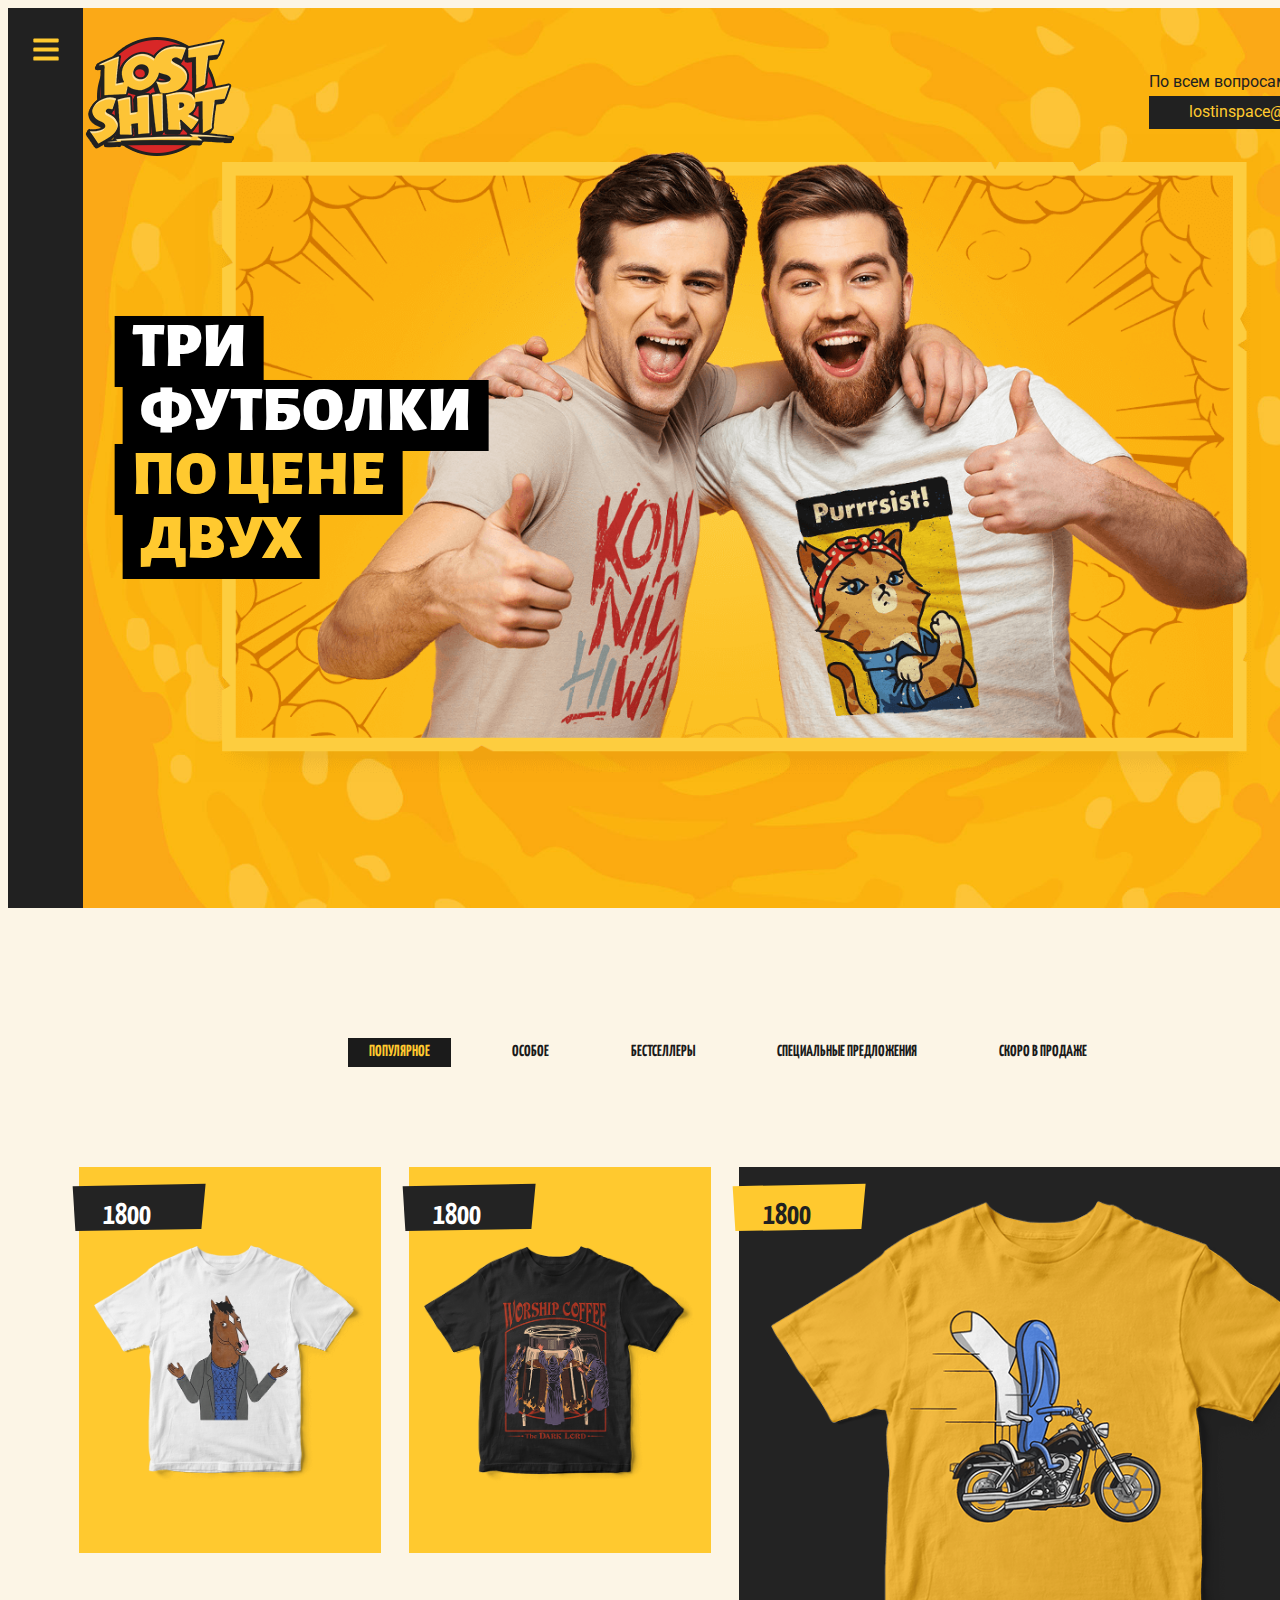
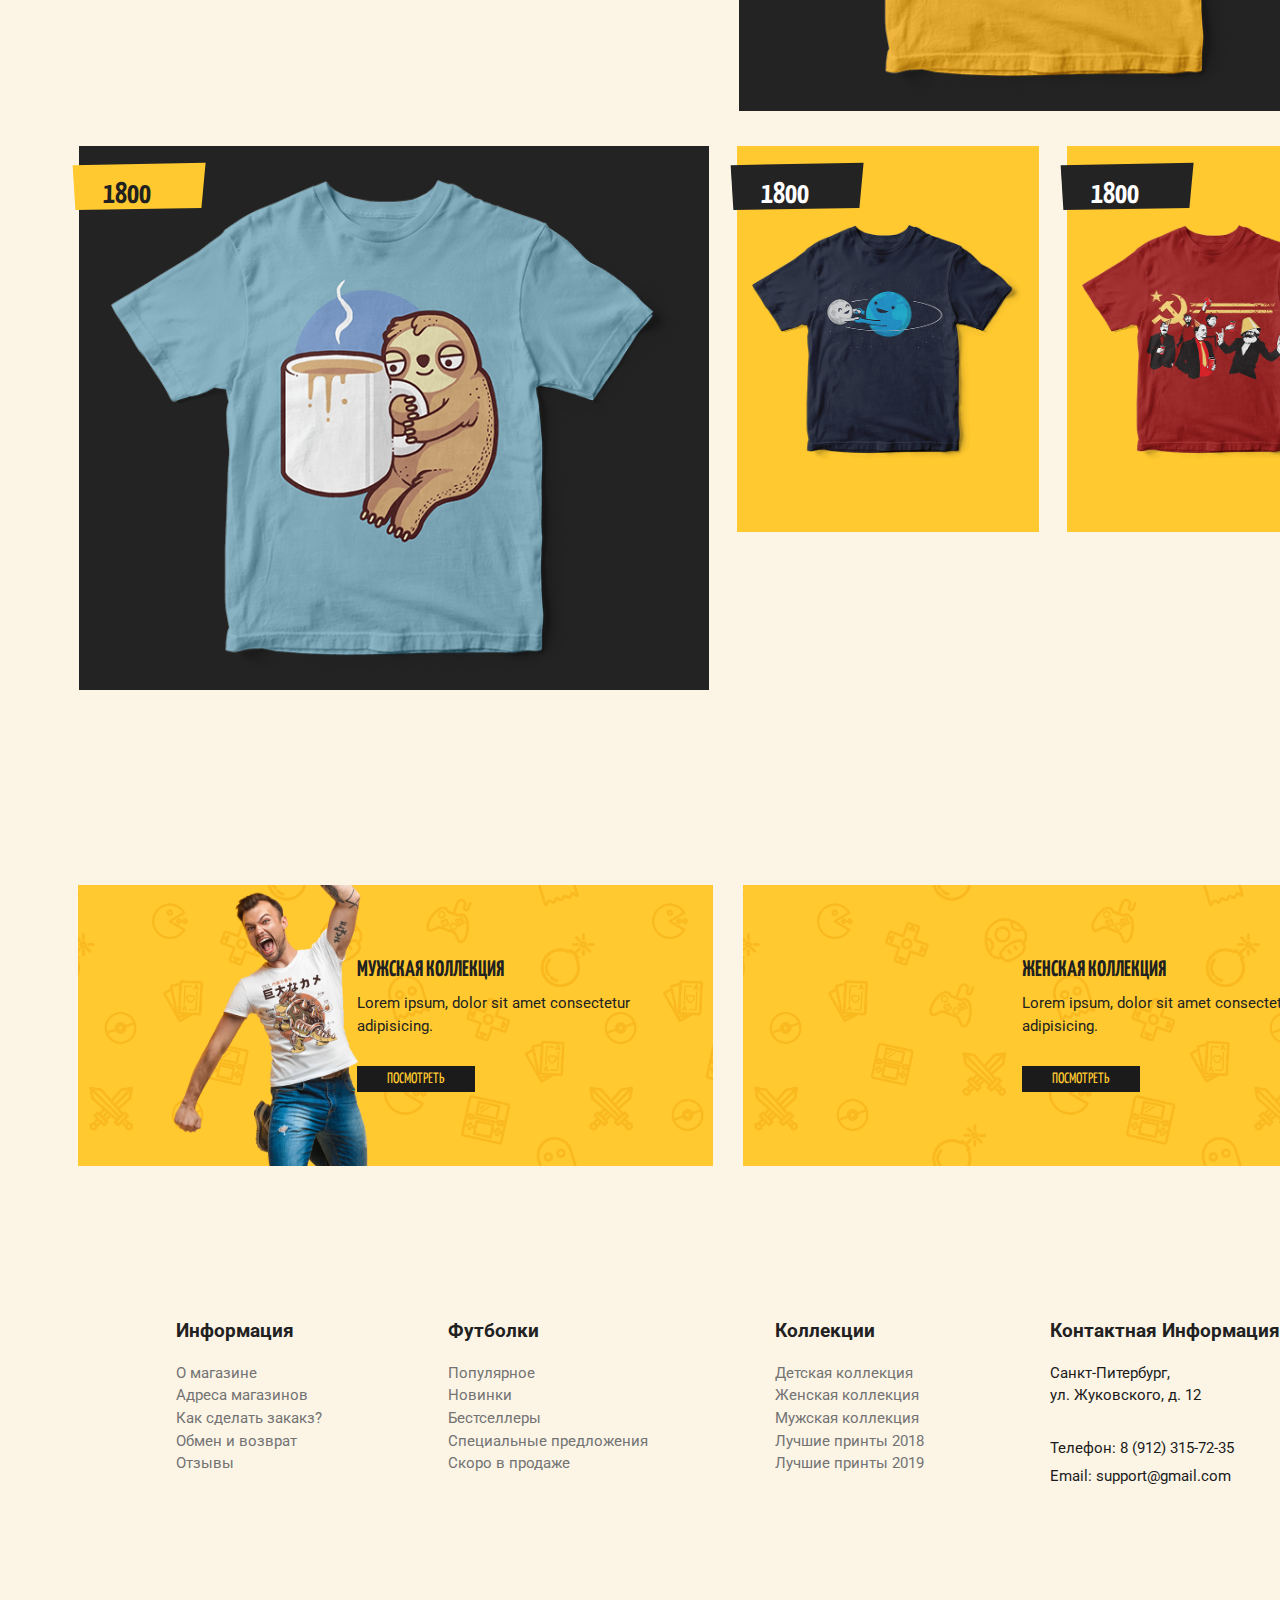
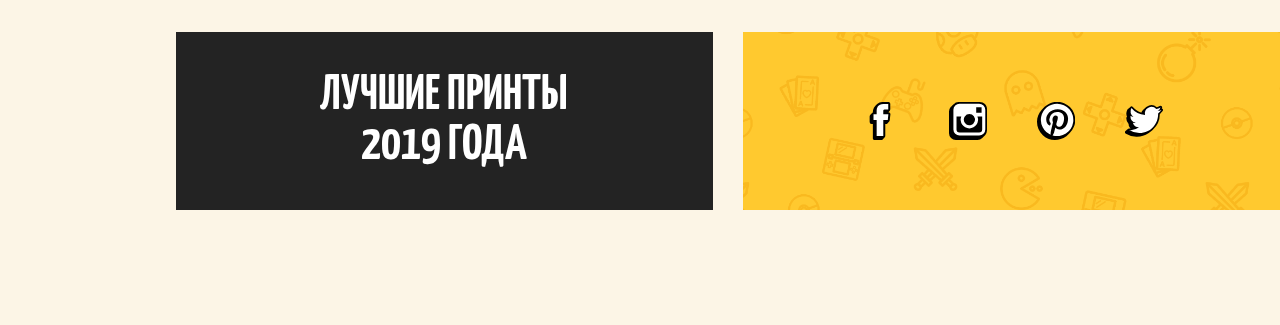
<file: index.html>
<!DOCTYPE html>
<html lang="ru">
<head>
    <meta charset="UTF-8">
    <meta name="viewport" content="1440">
    <title>Lost Shirt | Main Page</title>
    <link rel="stylesheet" href="https://necolas.github.io/normalize.css/8.0.1/normalize.css">
    <link href="https://fonts.googleapis.com/css2?family=Roboto:wght@400;700&display=swap" rel="stylesheet">
    <link href="https://fonts.googleapis.com/css2?family=Yanone+Kaffeesatz:wght@400;700&display=swap" rel="stylesheet">
    <link rel="stylesheet" href="./main.css">
</head>

<body>
 <div class="wrapper">
    <section class="hero">
        <header class="header">
            <a href="./index.html" class="logo">
                <img src="./img/content/logos/logo-main.png" class="logo__pic" alt="lost shirt logo">
            </a>
            <a href="mailto:lostinspace@mail.ru" class="mail">
                <div class="mail__title">По всем вопросам пишите на:</div>
                <div class="mail__content">lostinspace@mail.ru</div>
            </a>
        </header>
        <div class="hero__content">
            <ul class="fade-slider">
                <li class="fade-slider__item fade-slider__item--style-thirts fade-slider__item--visible">
                    <div class="fade-slider__text">
                        <h1 class="lined-text">
                        <span class="lined-text__word">три</span>
                        <span class="lined-text__word">футболки</span>
                        <span class="lined-text__word lined-text__word--color--yellow">по цене</span>
                        <span class="lined-text__word lined-text__word--color--yellow">двух</span>
                        </h1>
                    </div>
                </li>
                <li class="fade-slider__item fade-slider__item--style-games">
                    <div class="fade-slider__text">
                        <h1 class="lined-text lined-text--no-indent">
                            <span class="lined-text__word">Любимые игры</span>
                            <span class="lined-text__word lined-text__word--color--yellow">на лучших футболках</span>
                            </h1>
                    </div>
                </li>
                <li class="fade-slider__item fade-slider__item--style-presents">
                    <div class="fade-slider__text">
                        <h1 class="lined-text">
                            <span class="lined-text__word">Подарки</span>
                            <span class="lined-text__word lined-text__word--color--yellow">для любимых</span>
                            </h1>
                    </div>
                </li>
            </ul>
        </div>
        <aside class="sidebar">
            <a href="#" class="sidebar__hamburger">
                <svg class="sidebar__hamburger-icon">
                    <use xlink:href="./img/icons-sprite.svg#bars"></use>
                </svg>
            </a>
        <div class="sidebar__header">
            <a href="#" class="logo">
                <img src="./img/content/logos/logo-main.png" alt="" class="logo__image">
                </a>
            <a href="#" class="sidebar__close">
                <svg class="sidebar__close-icon">
                    <use xlink:href="./img/icons-sprite.svg#cross"></use>
                </svg>
            </a>
        </div>
        <nav class="side-menu side-menu__menu">
            <ul class="side-menu__list">
                <li class="side-menu__item">
                    <a href="#" class="side-menu__link">Детская коллекция</a>
                </li>
                <li class="side-menu__item">
                    <a href="#" class="side-menu__link">Мужская коллекция</a>
                </li>
                <li class="side-menu__item">
                    <a href="#" class="side-menu__link">Женская коллекция</a>
                </li>
                <li class="side-menu__item">
                    <a href="#" class="side-menu__link">Популярные принты</a>
                </li>
                <li class="side-menu__item">
                    <a href="#" class="side-menu__link">Новые принты</a>
                </li>
                <li class="side-menu__item">
                    <a href="#" class="side-menu__link">Специальные предложения</a>
                </li>
                <li class="side-menu__item">
                    <a href="#" class="side-menu__link">Скоро в продаже</a>
                </li>
            </ul>
        </nav>
        </aside>
    </section>

    <section class="products">
        <div class="container">        
            <ul class="filter">
            <li class="filter__item filter__item--active">
                <a href="#" data-filter="popular" class="filter__link">Популярное</a>
            </li>
            <li class="filter__item">
                <a href="#" data-filter="new" class="filter__link">Особое</a>
            </li>
            <li class="filter__item">
                <a href="#" data-filter="bestsellers" class="filter__link">Бестселлеры</a>
            </li>
            <li class="filter__item">
                <a href="#" data-filter="specials" class="filter__link">Специальные предложения</a>
            </li>
            <li class="filter__item">
                <a href="#" data-filter="soon" class="filter__link">Скоро в продаже</a>
            </li>
            </ul>
            <ul class="products__list">
                <li class="products__item new bestsellers">
                    <div class="products__price">
                        <div class="products__price--amount">1800</div>
                    </div>
                    <div class="products__content">
                        <img src="./img/tshirts/tshirt_01.png" alt="bo-jack tshirt" class="products__img">
                        <div class="products__desc">
                            <div class="products__desc--text">
                                Lorem ipsum dolor, sit amet consectetur adipisicing. 
                            </div>
                            <a href="./product.html" class="btn">Подробнее</a>
                        </div>
                    </div>
                </li>
                <li class="products__item new specials soon">
                    <div class="products__price">
                        <div class="products__price--amount">1800</div>
                    </div>
                    <div class="products__content">
                        <img src="./img/tshirts/tshirt_02.png" alt="bo-jack tshirt" class="products__img">
                        <div class="products__desc">
                            <div class="products__desc--text">
                                Lorem ipsum dolor, sit amet consectetur adipisicing.                            </div>
                            <a href="./product.html" class="btn">Подробнее</a>
                        </div>
                    </div>
                </li>
                <li class="products__item new popular specials products__item--color-black products__item--size-double">
                    <div class="products__price">
                        <div class="products__price--amount">1800</div>
                    </div>
                    <div class="products__content">
                        <img src="./img/tshirts/tshirt_03.png" alt="bo-jack tshirt" class="products__img">
                        <div class="products__desc">
                            <div class="products__desc--text">
                                Lorem ipsum dolor, sit amet consectetur adipisicing.                            </div>
                            <a href="./product.html" class="btn">Подробнее</a>
                        </div>
                    </div>
                </li>
                <li class="products__item new popular soon products__item--color-black products__item--size-double">
                    <div class="products__price">
                        <div class="products__price--amount">1800</div>
                    </div>
                    <div class="products__content">
                        <img src="./img/tshirts/tshirt_04.png" alt="bo-jack tshirt" class="products__img">
                        <div class="products__desc">
                            <div class="products__desc--text">
                                Lorem ipsum dolor, sit amet consectetur adipisicing.                            </div>
                            <a href="./product.html" class="btn">Подробнее</a>
                        </div>
                    </div>
                </li>
                <li class="products__item new special soon">
                    <div class="products__price">
                        <div class="products__price--amount">1800</div>
                    </div>
                    <div class="products__content">
                        <img src="./img/tshirts/tshirt_05.png" alt="bo-jack tshirt" class="products__img">
                        <div class="products__desc">
                            <div class="products__desc--text">
                                Lorem ipsum dolor, sit amet consectetur adipisicing.                            </div>
                            <a href="./product.html" class="btn">Подробнее</a>
                        </div>
                    </div>
                </li>
                <li class="products__item new">
                    <div class="products__price">
                        <div class="products__price--amount">1800</div>
                    </div>
                    <div class="products__content">
                        <img src="./img/tshirts/tshirt_06.png" alt="bo-jack tshirt" class="products__img">
                        <div class="products__desc">
                            <div class="products__desc--text">
                                Lorem ipsum dolor, sit amet consectetur adipisicing.                            </div>
                            <a href="./product.html" class="btn">Подробнее</a>
                        </div>
                    </div>
                </li>
            </ul>
        </div>
    </section>

    <section class="collections">
        <div class="container">
            <ul class="collections__list">
                <li class="collections__item collections__item--type-guys">
                    <a href="#" class="collections__link">
                        <h2 class="collections__title">Мужская коллекция</h2>
                        <div class="collections__desc">Lorem ipsum, dolor sit amet consectetur adipisicing.
                        </div>
                        <div class="btn">посмотреть</div>
                    </a>
                </li>
                <li class="collections__item collectionns__item--type-girls">
                    <a href="#" class="collections__link">
                        <h2 class="collections__title">Женская коллекция</h2>
                        <div class="collections__desc">Lorem ipsum, dolor sit amet consectetur adipisicing.
                        </div>
                        <div class="btn">посмотреть</div>
                    </a>
                </li>
            </ul>
        </div>
    </section>

    <footer class="footer">
        <div class="container footer__container">
            <nav class="site-menu">
                <ul class="site-menu__sections">
                    <li class="site-menu__col">
                        <h3 class="site-mune__title">Информация</h3>
                        <ul class="site-menu__list">
                            <li class="site-menu__item">
                                <a href="#" class="site-menu__link">О магазине</a>
                            </li>
                            <li class="site-menu__item">
                                <a href="#" class="site-menu__link">Адреса магазинов</a>
                            </li>
                            <li class="site-menu__item">
                                <a href="#" class="site-menu__link">Как сделать закакз?</a>
                            </li>
                            <li class="site-menu__item">
                                <a href="#" class="site-menu__link">Обмен и возврат</a>
                            </li>
                            <li class="site-menu__item">
                                <a href="#" class="site-menu__link">Отзывы</a>
                            </li>
                        </ul>
                    </li>
                    <li class="site-menu__col">
                        <h3 class="site-mune__title">Футболки</h3>
                        <ul class="site-menu__list">
                            <li class="site-menu__item">
                                <a href="#" class="site-menu__link">Популярное</a>
                            </li>
                            <li class="site-menu__item">
                                <a href="#" class="site-menu__link">Новинки</a>
                            </li>
                            <li class="site-menu__item">
                                <a href="#" class="site-menu__link">Бестселлеры</a>
                            </li>
                            <li class="site-menu__item">
                                <a href="#" class="site-menu__link">Специальные предложения</a>
                            </li>
                            <li class="site-menu__item">
                                <a href="#" class="site-menu__link">Скоро в продаже</a>
                            </li>
                        </ul>
                    </li>
                    <li class="site-menu__col">
                        <h3 class="site-mune__title">Коллекции</h3>
                        <ul class="site-menu__list">
                            <li class="site-menu__item">
                                <a href="#" class="site-menu__link">Детская коллекция</a>
                            </li>
                            <li class="site-menu__item">
                                <a href="#" class="site-menu__link">Женская коллекция</a>
                            </li>
                            <li class="site-menu__item">
                                <a href="#" class="site-menu__link">Мужская коллекция</a>
                            </li>
                            <li class="site-menu__item">
                                <a href="#" class="site-menu__link">Лучшие принты 2018</a>
                            </li>
                            <li class="site-menu__item">
                                <a href="#" class="site-menu__link">Лучшие принты 2019</a>
                            </li>
                        </ul>
                    </li>
                    <li class="site-menu__col">
                        <h3 class="site-mune__title">Контактная Информация</h3>
                        <div class="site-menu__text">
                            Санкт-Питербург, <br>
                            ул. Жуковского, д. 12
                        </div>
                        <div class="site-menu__text">
                            <a href="tel.:+79123157235" class="site-menu-row">
                                Телефон: 8 (912) 315-72-35
                            </a>
                            <a href="mailto: support@gmail.com" class="site-menu-row">
                                Email: support@gmail.com
                            </a> 
                        </div>
                    </li>
                </ul>
            </nav>
            <section class="extras">
                <div class="extras__col">
                    <a href="#" class="extras__best">
                        Лучшие принты <br>
                        2019 года
                    </a>
                </div>
                <div class="extras__col">
                    <div class="extras__col-socials">
                        <ul class="socials">
                            <li class="socials__item">
                                <a href="#" class="socials__link">
                                    <svg class="socials__icon">
                                        <use xlink:href="./img/icons-sprite.svg#fb"></use>
                                    </svg>
                                </a>
                            </li>
                            <li class="socials__item">
                                <a href="#" class="socials__link">
                                    <svg class="socials__icon">
                                        <use xlink:href="./img/icons-sprite.svg#insta"></use>
                                    </svg>
                                </a>
                            </li>
                            <li class="socials__item">
                                <a href="#" class="socials__link">
                                    <svg class="socials__icon">
                                        <use xlink:href="./img/icons-sprite.svg#pin"></use>
                                    </svg>
                                </a>
                            </li>
                            <li class="socials__item">
                                <a href="#" class="socials__link">
                                    <svg class="socials__icon">
                                        <use xlink:href="./img/icons-sprite.svg#twitter"></use>
                                    </svg>
                                </a>
                            </li>
                        </ul>
                    </div>
                </div>

            </section>
        </div>
    </footer>
 </div>

 <script src="./scripts/sidebar-menu.js"></script>
 <script src="./scripts/fade-slider.js"></script>
 <script src="./scripts/filter.js"></script>
</body>
</html>
</file>
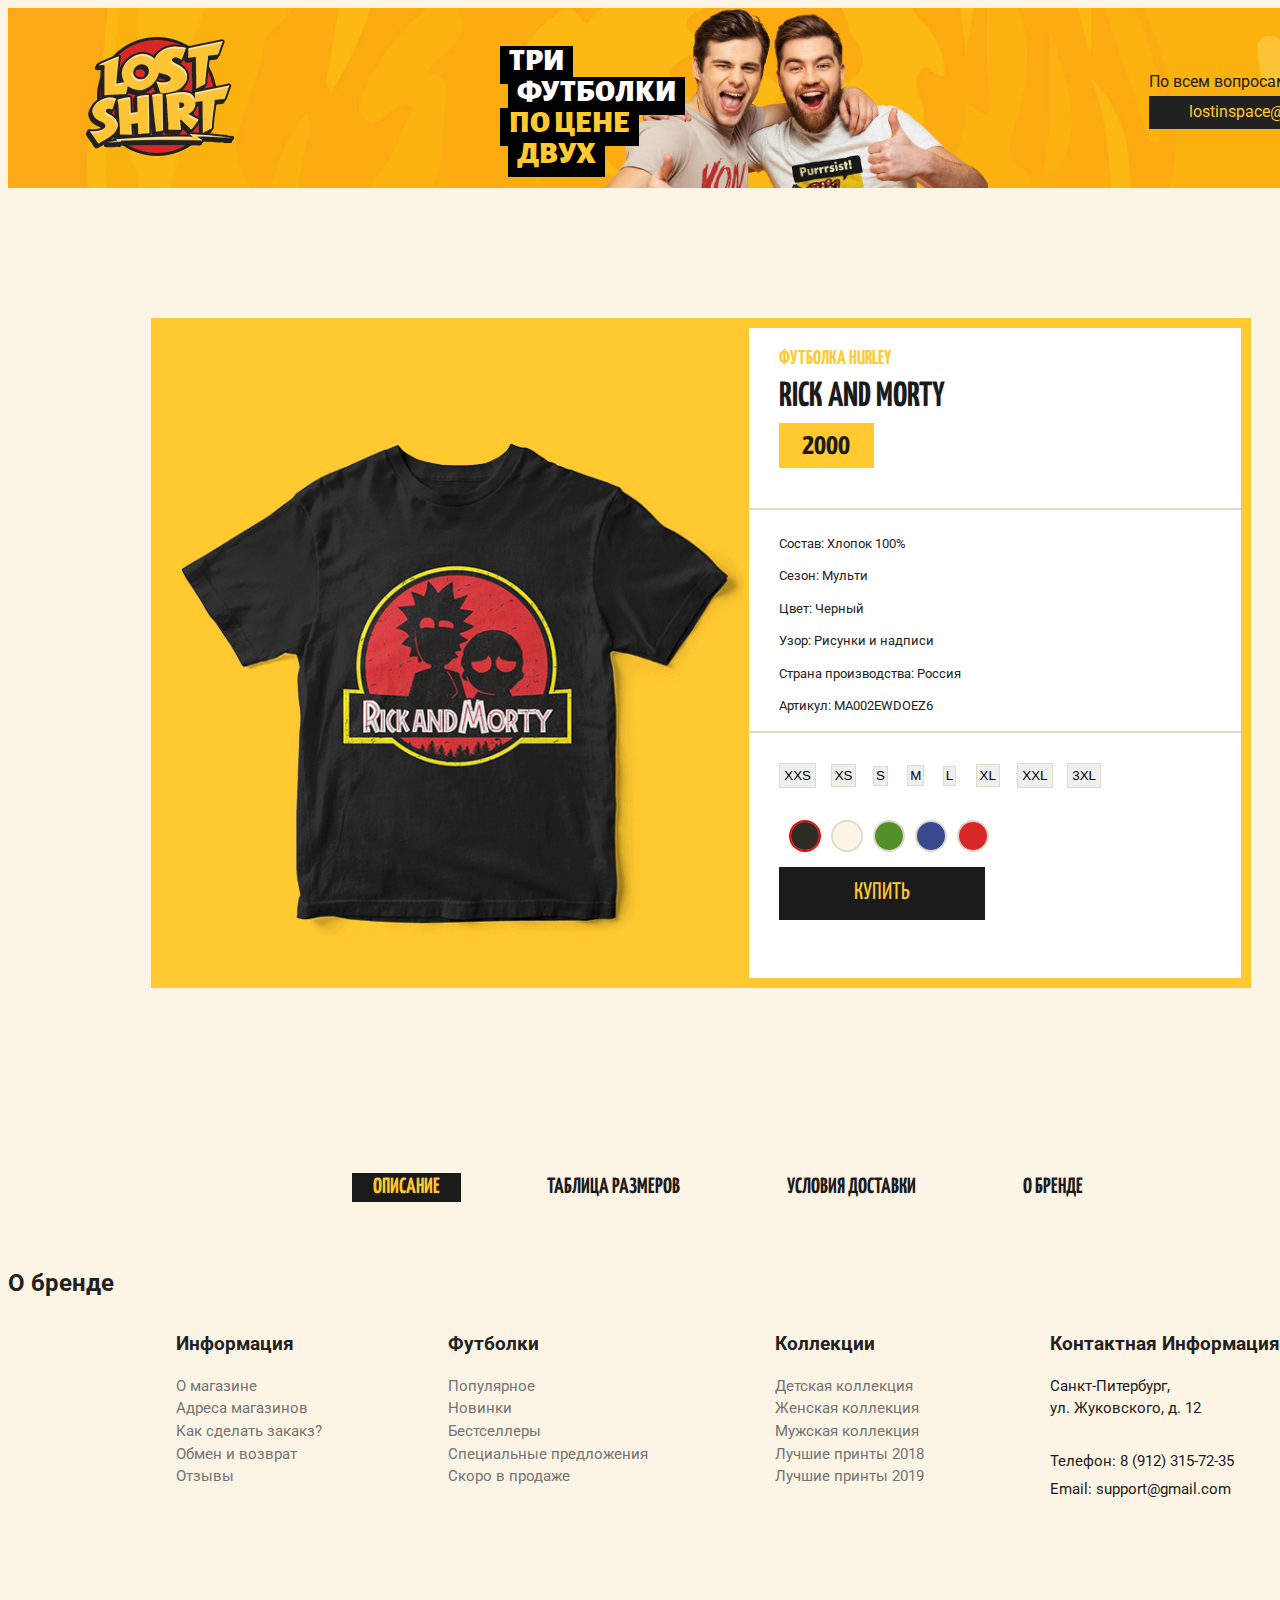
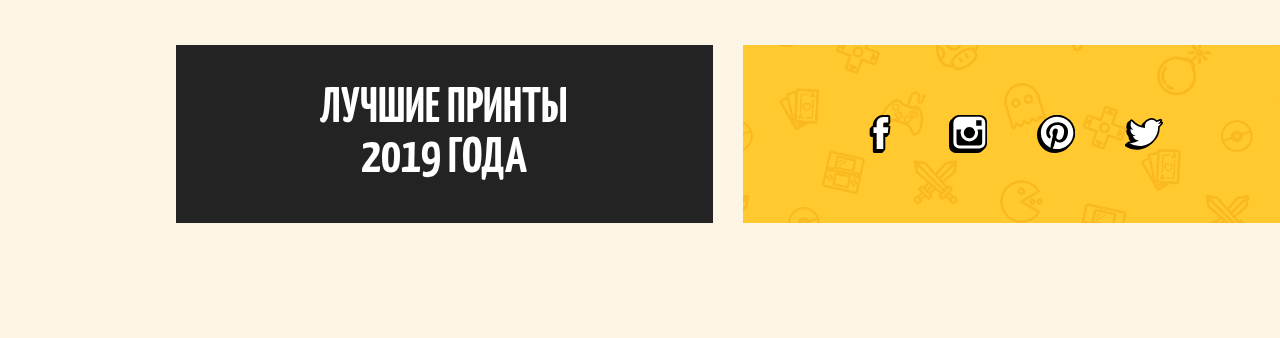
<file: product.html>
<!DOCTYPE html>
<html lang="ru">
<head>
    <meta charset="UTF-8">
    <meta name="viewport" content="width=device-width, initial-scale=1.0">
    <title>Document</title>
    <link rel="stylesheet" href="https://necolas.github.io/normalize.css/8.0.1/normalize.css">
    <link href="https://fonts.googleapis.com/css2?family=Roboto:wght@400;700&display=swap" rel="stylesheet">
    <link href="https://fonts.googleapis.com/css2?family=Yanone+Kaffeesatz:wght@400;700&display=swap" rel="stylesheet">
    <link rel="stylesheet" href="./product.css">
</head>

<body>
    <div class="wrapper">
        <section class="hero">
            <header class="header">
                <a href="./index.html" class="logo">
                    <img src="./img/content/logos/logo-main.png" class="logo__pic" alt="lost shirt logo">
                </a>
                <a href="mailto:lostinspace@mail.ru" class="mail">
                    <div class="mail__title">По всем вопросам пишите на:</div>
                    <div class="mail__content">lostinspace@mail.ru</div>
                </a>
                <div class="hero__content">
                    <ul class="fade-slider">
                        <li class="fade-slider__item">
                            <div class="fade-slider__text">
                                <h1 class="lined-text">
                                <span class="lined-text__word">три</span>
                                <span class="lined-text__word">футболки</span>
                                <span class="lined-text__word lined-text__word--color--yellow">по цене</span>
                                <span class="lined-text__word lined-text__word--color--yellow">двух</span>
                                </h1>
                            </div>
                        </li>
                    </ul>
                </div>   
            </header>
        </section>
        <section class="products">
            <div class="container">  
                <ul class="products__list">
                    <li class="products__item">
                            <div class="products__content">
                            <img src="./img/tshirts/tshirt_07.png" alt="bo-jack tshirt" class="products__img">
                            <div class="products__desc">
                                <h1 class="products-name">
                                    <div class="products-name__first">Футболка Hurley</div>
                                    <div class="products-name__second">Rick and Morty</div>
                                </h1>
                                <div class="products__price">
                                    <div class="products__price--amount">2000</div>
                                </div>
                                <div class="products__line--top"></div>
                                <div class="products__structure">Состав: Хлопок 100% <br> Сезон: Мульти <br> Цвет: Черный <br> Узор: Рисунки и надписи <br> Страна производства: Россия <br> Артикул: MA002EWDOEZ6 <br>
                                </div>
                                <div class="products__line--bot"></div>
                                <ul class="filter__size">
                                    <li class="filter__size filter__size--active">
                                        <button class="size">XXS</button>
                                    </li>
                                    <li class="filter__size">
                                        <button class="size">XS</button>
                                    </li>
                                    <li class="filter__size">
                                        <button class="size">S</button>
                                    </li>
                                    <li class="filter__size">
                                        <button class="size">M</button>
                                    </li>
                                    <li class="filter__size">
                                        <button class="size">L</button>
                                    </li>
                                    <li class="filter__size">
                                        <button class="size">XL</button>
                                    </li>
                                    <li class="filter__size">
                                        <button class="size">XXL</button>
                                    </li>
                                    <li class="filter__size">
                                        <button class="size">3XL</button>
                                    </li>
                                </ul>
                                <ul class="filter__color_block">
                                    <li class="filter__color filter__color--active">
                                        <a href="#" class="btn.circle">
                                            <div class="circle circle__first"></div>
                                        </a>
                                    </li>
                                    <li class="filter__color">
                                        <a href="#" class="btn.circle">
                                            <div class="circle circle__sec"></div>
                                        </a>
                                    </li>
                                    <li class="filter__color">
                                        <a href="#" class="btn.circle">
                                            <div class="circle circle__thrid"></div>
                                        </a>
                                    </li>
                                    <li class="filter__color">
                                        <a href="#" class="btn.circle">
                                            <div class="circle circle__four"></div>
                                        </a>
                                    </li>
                                    <li class="filter__color">
                                        <a href="#" class="btn.circle">
                                            <div class="circle circle__five"></div>
                                        </a>
                                    </li>
                                </ul>
                                <div class="btn">купить</div>
                            </div>
                        </div>
                    </li>
                </ul>
            </div>
        </section>
        <section class="about">
            <div class="container1">
                <div class="about__content1">
                    <ul class="filter">
                        <li class="filter__item filter__item--active">
                            <a href="#" class="filter__link">Описание</a>
                        </li>
                            <li class="filter__item">
                            <a href="#" class="filter__link">Таблица размеров</a>
                        </li>
                        <li class="filter__item">
                            <a href="#" class="filter__link">Условия доставки</a>
                        </li>
                        <li class="filter__item">
                            <a href="#" class="filter__link">О бренде</a>
                        </li>
                    </ul>
                    <h2 class="about__title">О бренде</h2>
                    <div class="about__text">
                        
        </section>
        <footer class="footer">
            <div class="container footer__container">
                <nav class="site-menu">
                    <ul class="site-menu__sections">
                        <li class="site-menu__col">
                            <h3 class="site-mune__title">Информация</h3>
                            <ul class="site-menu__list">
                                <li class="site-menu__item">
                                    <a href="#" class="site-menu__link">О магазине</a>
                                </li>
                                <li class="site-menu__item">
                                    <a href="#" class="site-menu__link">Адреса магазинов</a>
                                </li>
                                <li class="site-menu__item">
                                    <a href="#" class="site-menu__link">Как сделать закакз?</a>
                                </li>
                                <li class="site-menu__item">
                                    <a href="#" class="site-menu__link">Обмен и возврат</a>
                                </li>
                                <li class="site-menu__item">
                                    <a href="#" class="site-menu__link">Отзывы</a>
                                </li>
                            </ul>
                        </li>
                        <li class="site-menu__col">
                            <h3 class="site-mune__title">Футболки</h3>
                            <ul class="site-menu__list">
                                <li class="site-menu__item">
                                    <a href="#" class="site-menu__link">Популярное</a>
                                </li>
                                <li class="site-menu__item">
                                    <a href="#" class="site-menu__link">Новинки</a>
                                </li>
                                <li class="site-menu__item">
                                    <a href="#" class="site-menu__link">Бестселлеры</a>
                                </li>
                                <li class="site-menu__item">
                                    <a href="#" class="site-menu__link">Специальные предложения</a>
                                </li>
                                <li class="site-menu__item">
                                    <a href="#" class="site-menu__link">Скоро в продаже</a>
                                </li>
                            </ul>
                        </li>
                        <li class="site-menu__col">
                            <h3 class="site-mune__title">Коллекции</h3>
                            <ul class="site-menu__list">
                                <li class="site-menu__item">
                                    <a href="#" class="site-menu__link">Детская коллекция</a>
                                </li>
                                <li class="site-menu__item">
                                    <a href="#" class="site-menu__link">Женская коллекция</a>
                                </li>
                                <li class="site-menu__item">
                                    <a href="#" class="site-menu__link">Мужская коллекция</a>
                                </li>
                                <li class="site-menu__item">
                                    <a href="#" class="site-menu__link">Лучшие принты 2018</a>
                                </li>
                                <li class="site-menu__item">
                                    <a href="#" class="site-menu__link">Лучшие принты 2019</a>
                                </li>
                            </ul>
                        </li>
                        <li class="site-menu__col">
                            <h3 class="site-mune__title">Контактная Информация</h3>
                            <div class="site-menu__text">
                                Санкт-Питербург, <br>
                                ул. Жуковского, д. 12
                            </div>
                            <div class="site-menu__text">
                                <a href="tel.:+79123157235" class="site-menu-row">
                                    Телефон: 8 (912) 315-72-35
                                </a>
                                <a href="mailto: support@gmail.com" class="site-menu-row">
                                    Email: support@gmail.com
                                </a> 
                            </div>
                        </li>
                    </ul>
                </nav>
                <section class="extras">
                    <div class="extras__col">
                        <a href="#" class="extras__best">
                            Лучшие принты <br> 2019 года
                        </a>
                    </div>
                    <div class="extras__col">
                        <div class="extras__col-socials">
                            <ul class="socials">
                                <li class="socials__item">
                                    <a href="#" class="socials__link">
                                        <svg class="socials__icon">
                                            <use xlink:href="./img/icons-sprite.svg#fb"></use>
                                        </svg>
                                    </a>
                                </li>
                                <li class="socials__item">
                                    <a href="#" class="socials__link">
                                        <svg class="socials__icon">
                                            <use xlink:href="./img/icons-sprite.svg#insta"></use>
                                        </svg>
                                    </a>
                                </li>
                                <li class="socials__item">
                                    <a href="#" class="socials__link">
                                        <svg class="socials__icon">
                                            <use xlink:href="./img/icons-sprite.svg#pin"></use>
                                        </svg>
                                    </a>
                                </li>
                                <li class="socials__item">
                                    <a href="#" class="socials__link">
                                        <svg class="socials__icon">
                                            <use xlink:href="./img/icons-sprite.svg#twitter"></use>
                                        </svg>
                                    </a>
                                </li>
                            </ul>
                        </div>
                    </div>
                </section>
            </div>
        </footer>
        </div>
<script src="./scripts/filter.js"></script>
</body>
</html>
</file>
<file: main.css>
@font-face {
    font-family: 'alegreya';
    src: url('./fonts/alegreyasanssc-black-webfont.woff2') format('woff2'),
         url('./fonts/alegreyasanssc-black-webfont.woff') format('woff');
    font-weight: normal;
    font-style: normal;
}

:root {
    --yellow: #ffc92f;
    --red: #d82727;
    --black: #1b1b1b;
    --titlesFont: 'Yanone Kaffeesatz', Arial, sans-serif;
}

html,
body {
    height: 100%;
}

.wrapper {
    overflow: hidden;
    min-width: 1440px;
}

.container {
    margin: 0 auto;
    width: 1300px;
}

ul {
    margin: 0;
    padding: 0;
}

ul > li {
    list-style: none;
}

body {
    font: 16px / 1.42em "Roboto", Arial, sans-sereif;
    color: #212121;
    -webkit-font-smoothing: antialiased;
    -moz-osx-font-smoothing: grayscale;
    background: #fcf5e6;
}

.hero {
    height: 100vh;
    min-height: 650px;
    background: url('/img/bg/hero.jpg') center center / cover no-repeat;
    position: relative;
    margin-bottom: 130px;
}

.header {
    width: 1290px;
    margin: 0 auto;
    display: flex;
    justify-content: space-between;
    align-items: center;
    padding-top: 27px; 
}

.mail {
    text-decoration: none;
    text-align: center;
    color: inherit;
}

.mail__title {
    margin-bottom: 3px;

}

.mail__content {
    background: #212121;
    color: var(--yellow);
    padding: 5px 10px;
}

.hero__content {
    position: absolute;
    top: 50%;
    left: 50%;
    transform: translate(-50%, -50%);
    width: 1140px;
    height: 72%;
}

.sidebar {
    width: 75px;
    position: absolute;
    left: 0;
    top: 0;
    bottom: 0;
    background: #212121;
    box-sizing: border-box;
    display: flex;
    align-items: center;
    justify-content: center;
    flex-direction: column;
    transition: width .3s;
}

.sidebar--opened {
    width: 325px;
    padding: 0 3% 0 4%;
}

.side-menu__menu {
    position: absolute;
    left: -400px;
    transition: left .3s;
}

.sidebar--opened .side-menu__menu {
    position: absolute;
    left: 0;
    width: 100%;
    text-align: center;
    transition-delay: .1s;
}

.sidebar__hamburger-icon {
    width: 29px;
    height: 29px;
    fill: var(--yellow);
}

.sidebar__hamburger {
    display: block;
    position: absolute;
    top: 27px;
    left: 50%;
    transform: translate(-50%);
}

.sidebar--opened .sidebar__hamburger {
    display: none;
}

.sidebar--opened .sidebar__header {
    display: flex;
}

.sidebar__header {
    position: absolute;
    top: 29px;
    left: 0;
    right: 0;
    display: none;
    justify-content: center;
}

.sidebar__close {
    position: absolute;
    top: -4px;
    right: 23px;
}

.sidebar__close-icon {
    width: 29px;
    height: 29px;
    fill: var(--yellow);
}

.side-menu__item {
    margin-bottom: 20px;
}

.side-menu__link {
    font-size: 20px;
    color: var(--yellow);
    text-decoration: none;
    text-transform: uppercase;
    font-family: var(--titlesFont);
}

.side-menu__link:hover {
    color:  var(--red);
}

.fade-slider {
    width: 100%;
    height: 100%;
}

.fade-slider__item {
    background: center center / contain no-repeat;
    position: absolute;
    top: 0;
    left: 0;
    width: 100%;
    height: 100%;
    opacity: 0;
    transition: opacity .3s;
}

.fade-slider__item--visible{
    opacity: 1;
}

.fade-slider__item--style-thirts {
    background-image: url('./img/content/hero/slider_pic_1.png');
}

.fade-slider__item--style-thirts .fade-slider__text {
    left: 50%;
    top: 50%;
    transform: translateX(-164%) translateY(-52%);
}

.fade-slider__item--style-games {
    background-image: url('./img/content/hero/slider_pic_2.png');
}

.fade-slider__item--style-games .fade-slider__text {
    left: 50%;
    top: 65%;
    transform: translateX(-50%);
}

.fade-slider__item--style-games .lined-text {
    align-items: center;
} 

.fade-slider__item--style-presents {
    background-image: url('./img/content/hero/slider_pic_3.png');
}

.fade-slider__item--style-presents .fade-slider__text {
    left: -7%;
    top: 0%;
    transform: translateY(275%);
}

.fade-slider__item--style-presents .lined-text {
    align-items: center;
} 

.fade-slider__text {
    position: absolute;
}

.lined-text {
    font-family: "alegreya", Arial, sans-serif;
    color: #fff;
    font-size: 63px;
    text-transform: uppercase;
    line-height: 1;
    display: flex;
    flex-direction: column;
    align-items: flex-start;
}

.lined-text__word {
    background: #000;
    padding: 0 17px 8px;
    margin-top: -7px;
    white-space: nowrap;
}
.lined-text__word--color--yellow {
    color: var(--yellow);
}

.lined-text__word:nth-child(2n) {
    margin-left: 8px;
}

.filter {
    display: flex;
    align-items: center;
    justify-content: center;
    margin-bottom: 100px;
}

.filter__item {
    margin-right: 40px;
}

.filter__item:last-child {
    margin-right: 0;
}

.filter__link {
    font-family: var(--titlesFont);
    text-transform: uppercase;
    padding: 3px 21px;
    color: var(--black);
    font-style: 24px;
    font-weight: bold;
    display: inline-block;
    text-decoration: none; 
}

.filter__link:hover {
    color: var(--red);
}

.filter__item--active .filter__link {
    color: var(--yellow);
    background: var(--black);
}

.products {
    margin-bottom: 160px;
}

.products__list {
    display: flex;
    flex-wrap: wrap;
    margin-left: -27px;
}

.products__item {
    width: 302px;
    height: 386px;
    background: var(--yellow);
    margin-bottom: 35px;
    margin-left: 28px;
    position: relative;
}

.products__price {
    position: absolute;
    top: 18px;
    left: -6px;
    width: 126px;
    border-bottom: 45px solid #232323;
    border-left: 5px solid transparent;
    border-right: 2px solid transparent;
    transform: rotate(-181deg);
}

.products__price--amount {
    font-size: 30px;
    font-weight: bold;
    font-family: var(--titlesFont);
    color: #fff;
    transform: rotate(181deg);
    position: absolute;
    top: 2px;
    right: 28px;
}

.products__item--color-black {
    background: #232323;
}

.products__item--color-black .products__price {
    border-bottom-color: var(--yellow);

}
.products__item--color-black .products__price--amount {
    color: #212121;
}

.products__item--size-double {
    width: 630px;
    height: 544px;
}

.products__content {
    height: 100%;
    display: flex;
    align-items: center;
    justify-content: center;
    position: relative;
    overflow: hidden;
}

.products__item:hover .products__desc {
    transform: translateY(0%);
}

.products__desc {
    position: absolute;
    bottom: 0;
    left: 0;
    right: 0;
    padding: 23px 30px;
    background: rgba(35, 35, 35, .8);
    font-style: 15px;
    color: #fff;
    display: flex;
    flex-direction: column;
    align-items: center;
    transform: translateY(100%);
    transition: transform .3s;
}

.products__img {
    display: block;
    max-width: 90%;
    max-height: 100%;
}

.products__desc--text {
    text-align: center;
    margin-bottom: 18px;
}

.btn {
    text-transform: uppercase;
    font-family: var(--titlesFont);
    font-style: 24px;
    padding: 2px 30px;
    background: var(--black);
    color: var(--yellow);
    display: inline-block;
    text-decoration: none;
}
.btn:hover {
    background: var(--red);
    color:#fff
}

.collections {
    margin-bottom: 135px;
}

.collections__list {
    display: flex;
}

.collections__item {
    min-width: 474px;
    flex: 1;
    overflow: hidden;
    margin-right: 30px;
    background: url('./img/bg/pattern.png') center center / 500px;
    position: relative;
}

.collections__item:before {
    content: "";
    display: block;
    position: absolute;
    height: 176%;
    width: 60%;
    top: -17%;
    background: center center / contain no-repeat;
}

.collections__item--type-guys:before {
    background-image: url('./img/collections/collection_man.png');
}

.collections__item--type-girls:before {
    background-image: url('./img/collections/collection_woman.png');
    top: -31%;
    width: 80%;
    left: -25%
}

.collections__link {
    display: block;
    padding: 74px 13% 74px 44%;
    text-decoration: none;
    color: inherit;
    font-size: 15px;
    position: relative;
    height: 100%;
    box-sizing: border-box;
}

.collections__link:hover .btn {
    background: var(--red);
    color: #fff;

}

.collections__title {
    font-family: var(--titlesFont);
    font-style: 70px;
    font-weight: bold;
    line-height: 1;
    text-transform: uppercase;
    margin-top: 0;
    margin-bottom: 11px;
}

.collections__item:last-child {
    margin-right: 0;
}

.collections__desc {
    margin-bottom: 28px;
}

.footer {
    margin-bottom: 115px;
}

.footer__container {
    width: 1105px;
}

.site-menu {
    margin-bottom: 115px;
}

.site-menu__sections {
    display: flex;
    justify-content: space-between;
}

.site-menu__col {
    margin-right: 20px;
}

.site-menu__col:last-child {
    margin-right: 0px;
}

.site-menu__title {
    font-family: var(--titlesFont);
    font-size: 24px;
    font-weight: bold;
    color: var(--black);
    text-transform: uppercase;
    margin-bottom: 24px;
}
.site-mene__item {
    margin-bottom: 15px;
}

.site-menu__link {
    color: #737373;
    font-size: 15px;
    text-decoration: none;
}
.site-menu__link:hover {
    color: var(--red);
}

.site-menu__text {
    font-size: 15px;
    color: var(--black);
    margin-bottom: 30px;
}

.site-menu-row {
    color: inherit;
    text-decoration: none;
    font-size: none;
    display: block;
    margin-bottom: 5px;
}

.extras {
    display: flex;
    margin-bottom: 95px;
}

.extras__col {
    margin-right: 30px;
    flex: 1;
}

.extras__col:last-child {
    margin-right: 0px;
}

.extras__best {
    text-align: center;
    color: #fff;
    background: #232323;
    font-size: 50px;
    font-weight: bold;
    font-family: var(--titlesFont);
    text-transform: uppercase;
    padding: 39px 10%;
    display: block;
    text-decoration: none;
    line-height: 1;
}

.extras__col-socials {
    height: 100%;
    background: url('./img/bg/pattern.png') center center / 500px;
    display: flex;
    align-items: center;
    justify-content: center;
}

.socials {
    display: flex;
}

.socials__item{
    margin-right: 50px;
}

.socials__item:last-child{
    margin-right: 0px;
}

.socials__link {
    width: 38px;
    height: 38px;
    display: block;
}

.socials__link:hover .socials__icon {
    fill: var(--red);
}

.socials__icon {
    width: 100%;
    height: 100%;
}
</file>
<file: product.css>
@font-face {
    font-family: 'alegreya';
    src: url('./fonts/alegreyasanssc-black-webfont.woff2') format('woff2'),
         url('./fonts/alegreyasanssc-black-webfont.woff') format('woff');
    font-weight: normal;
    font-style: normal;
}

:root {
    --yellow: #ffc92f;
    --red: #d82727;
    --black: #1b1b1b;
    --grey: #e0d9c8;
    --titlesFont: 'Yanone Kaffeesatz', Arial, sans-serif;
}

html,
body {
    height: 100%;
}

.wrapper {
    overflow: hidden;
    min-width: 1440px;
}

.container {
    margin: 0 auto;
    width: 1100px;
}

ul {
    margin: 0;
    padding: 0;
}

ul > li {
    list-style: none;
}

body {
    font: 16px / 1.42em "Roboto", Arial, sans-sereif;
    color: #212121;
    -webkit-font-smoothing: antialiased;
    -moz-osx-font-smoothing: grayscale;
    background: #fcf5e6;
}

.hero {
    height: 20vh;
    min-height: 180px;
    background: url('/img/bg/hero.jpg') center center / cover no-repeat;
    position: relative;
    margin-bottom: 130px;
}

.header {
    width: 1290px;
    margin: 0 auto;
    display: flex;
    justify-content: space-between;
    align-items: center;
    padding-top: 27px; 
}

.mail {
    text-decoration: none;
    text-align: center;
    color: inherit;
}

.mail__title {
    margin-bottom: 3px;
}

.mail__content {
    background: #212121;
    color: var(--yellow);
    padding: 5px 10px;
}

.hero__content {
    position: absolute;
    top: 50%;
    left: 50%;
    transform: translate(-50%, -50%);
    width: 520px;
    height: 100%;
    overflow: hidden;
}
.fade-slider {
    width: 100%;
    height: 100%;
}

.fade-slider__item {
    background: url('./img/decor/header-guys.png') center center / contain no-repeat;
    min-width: 515px;
    height: 150%;
    flex: 1;
    margin-right: -115px;
    position: relative;
}

.fade-slider__text {
    position: absolute;
    left: 5%;
    bottom: 30%;
    }


.products {
    margin-bottom: 90px;
}

.products__list {
    display: flex;
    flex-wrap: wrap;
    margin-left: -27px;
}

.products__item {
    width: 1100px;
    height: 670px;
    background: var(--yellow);
    margin-bottom: 95px;
    position: relative;
}

.products__price {
    position: absolute;
    top: 95px;
    left: 30px;
    width: 95px;
    border-bottom: 45px solid var(--yellow);
    text-align: center;
}

.products__price--amount {
    font-size: 30px;
    font-weight: bold;
    font-family: var(--titlesFont);
    color: var(--black);
    position: absolute;
    left: 23px;
    top: 12px;
}

.products__content {
    height: 100%;
    display: flex;
    align-items: center;
    justify-content: space-between;
    position: relative;
    overflow: hidden;
    padding: 30px 30px;
}

.products__desc {
    position: absolute;
    bottom: 70px;
    top: 10px;
    right: 10px;
    padding: 0px 30px;
    background: rgb(255, 255, 255);
}

.products-name {
    font-family: var(--titlesFont), Arial, sans-serif;
    text-transform: uppercase;
    line-height: 1;
    display: flex;
    flex-direction: column;
    align-items: flex-start;
}

.products-name__first {
    color: var(--yellow);
    font-size: 20px;
    padding: 0 0px 10px;
    white-space: nowrap;
}

.products-name__second {
    color: var(--black);
    font-size: 35px;
    padding: 0 0px 10px;
    white-space: nowrap;
}

.products__structure{
    position: relative;
    line-height: 2.5;
    display: flex;
    flex-direction: column;
    align-items: flex-start;
    font-size: 13px;
    top: 82px;
    bottom: 30px;
    padding: 0px 250px 20px 0px;
}

.filter__size {
    display: flex;
    align-items: center;
    margin-right: 10px;
    margin-top: 26px;
    margin-bottom: 26px;
    position: relative;
    font-family: Arial, sans-serif;
    text-transform: uppercase;
    padding: 25px 13px 10px 0px;

}

.filter__size--active {
    text-transform: uppercase;
    color: #fcf5e6;
    display: inline-block;
}

.size {
    border: 1px solid var(--grey);
    padding: 15% 15%;
}


.filter__color {
    align-items: center;
    border: 2px solid var(--grey);
    margin-left: 10px;
    border-radius: 50%;
}

.filter__color--active {
    border: 2px solid red;
    border-radius: 50%;

}
.filter__color_block {
    display: flex;
    margin-top: -40px;
    margin-bottom: 15px;
    gap: 10
}
.circle {
    border-radius: 50%;
    height: 28px;
    width: 28px;
}


.filter__color:hover:not(.filter__color--active) {
    border: 2px solid var(--yellow);
    border-radius: 50%;
}

.circle__first {
    background: #2f2c25;
}

.circle__sec {
    background: #fcf5e6;
}

.circle__thrid {
    background: #529029;
}

.circle__four {
    background: #39498d;
}

.circle__five {
    background: #d82727;
}

.products__line--top {
    position: absolute;
    left: 0px;
    top: 180px;
    right: 0px;
    padding: 1px 1px;
    background: var(--grey);
}

.products__line--bot {
    position: absolute;
    left: 0px;
    bottom: 245px;
    right: 0px;
    padding: 1px 1px;
    background: var(--grey);
}

.products__img {
    display: block;
    max-width: 55%;
    max-height: 100%;
}

.btn {
    text-transform: uppercase;
    font-family: var(--titlesFont);
    padding: 15px 75px;
    background: var(--black);
    color: var(--yellow);
    display: inline-block;
    text-decoration: none;
    font-size: 24px;
}
.btn:hover {
    background: var(--red);
    color:#fff
}

.lined-text {
    font-family: "alegreya", Arial, sans-serif;
    color: #fff;
    font-size: 30px;
    text-transform: uppercase;
    line-height: 1;
    display: flex;
    flex-direction: column;
    align-items: flex-start;
}

.lined-text__word {
    background: #000;
    padding: 0 9px 8px;
    margin-top: -7px;
    white-space: nowrap;
}
.lined-text__word--color--yellow {
    color: var(--yellow);
}

.lined-text__word:nth-child(2n) {
    margin-left: 8px;
}

.filter {
    display: flex;
    align-items: center;
    justify-content: center;
    margin-bottom: 70px;
    font-size: 22px;
}

.filter__item {
    margin-right: 65px;
}

.filter__item:last-child {
    margin-right: 0;
}

.filter__link {
    font-family: var(--titlesFont);
    text-transform: uppercase;
    padding: 3px 21px;
    color: var(--black);
    font-style: 24px;
    font-weight: bold;
    display: inline-block;
    text-decoration: none; 
}

.filter__link:hover {
    color: var(--red);
}

.filter__item--active .filter__link {
    color: var(--yellow);
    background: var(--black);
}



.footer {
    margin-bottom: 115px;
}

.footer__container {
    width: 1105px;
}

.site-menu {
    margin-bottom: 115px;
}

.site-menu__sections {
    display: flex;
    justify-content: space-between;
}

.site-menu__col {
    margin-right: 20px;
}

.site-menu__col:last-child {
    margin-right: 0px;
}

.site-menu__title {
    font-family: var(--titlesFont);
    font-size: 24px;
    font-weight: bold;
    color: var(--black);
    text-transform: uppercase;
    margin-bottom: 24px;
}
.site-mene__item {
    margin-bottom: 15px;
}

.site-menu__link {
    color: #737373;
    font-size: 15px;
    text-decoration: none;
}
.site-menu__link:hover {
    color: var(--red);
}

.site-menu__text {
    font-size: 15px;
    color: var(--black);
    margin-bottom: 30px;
}

.site-menu-row {
    color: inherit;
    text-decoration: none;
    font-size: none;
    display: block;
    margin-bottom: 5px;
}

.extras {
    display: flex;
    margin-bottom: 95px;
}

.extras__col {
    margin-right: 30px;
    flex: 1;
}

.extras__col:last-child {
    margin-right: 0px;
}

.extras__best {
    text-align: center;
    color: #fff;
    background: #232323;
    font-size: 50px;
    font-weight: bold;
    font-family: var(--titlesFont);
    text-transform: uppercase;
    padding: 39px 10%;
    display: block;
    text-decoration: none;
    line-height: 1;
}

.extras__col-socials {
    height: 100%;
    background: url('./img/bg/pattern.png') center center / 500px;
    display: flex;
    align-items: center;
    justify-content: center;
}

.socials {
    display: flex;
}

.socials__item{
    margin-right: 50px;
}

.socials__item:last-child{
    margin-right: 0px;
}

.socials__link {
    width: 38px;
    height: 38px;
    display: block;
}

.socials__link:hover .socials__icon {
    fill: var(--red);
}

.socials__icon {
    width: 100%;
    height: 100%;
}
</file>
